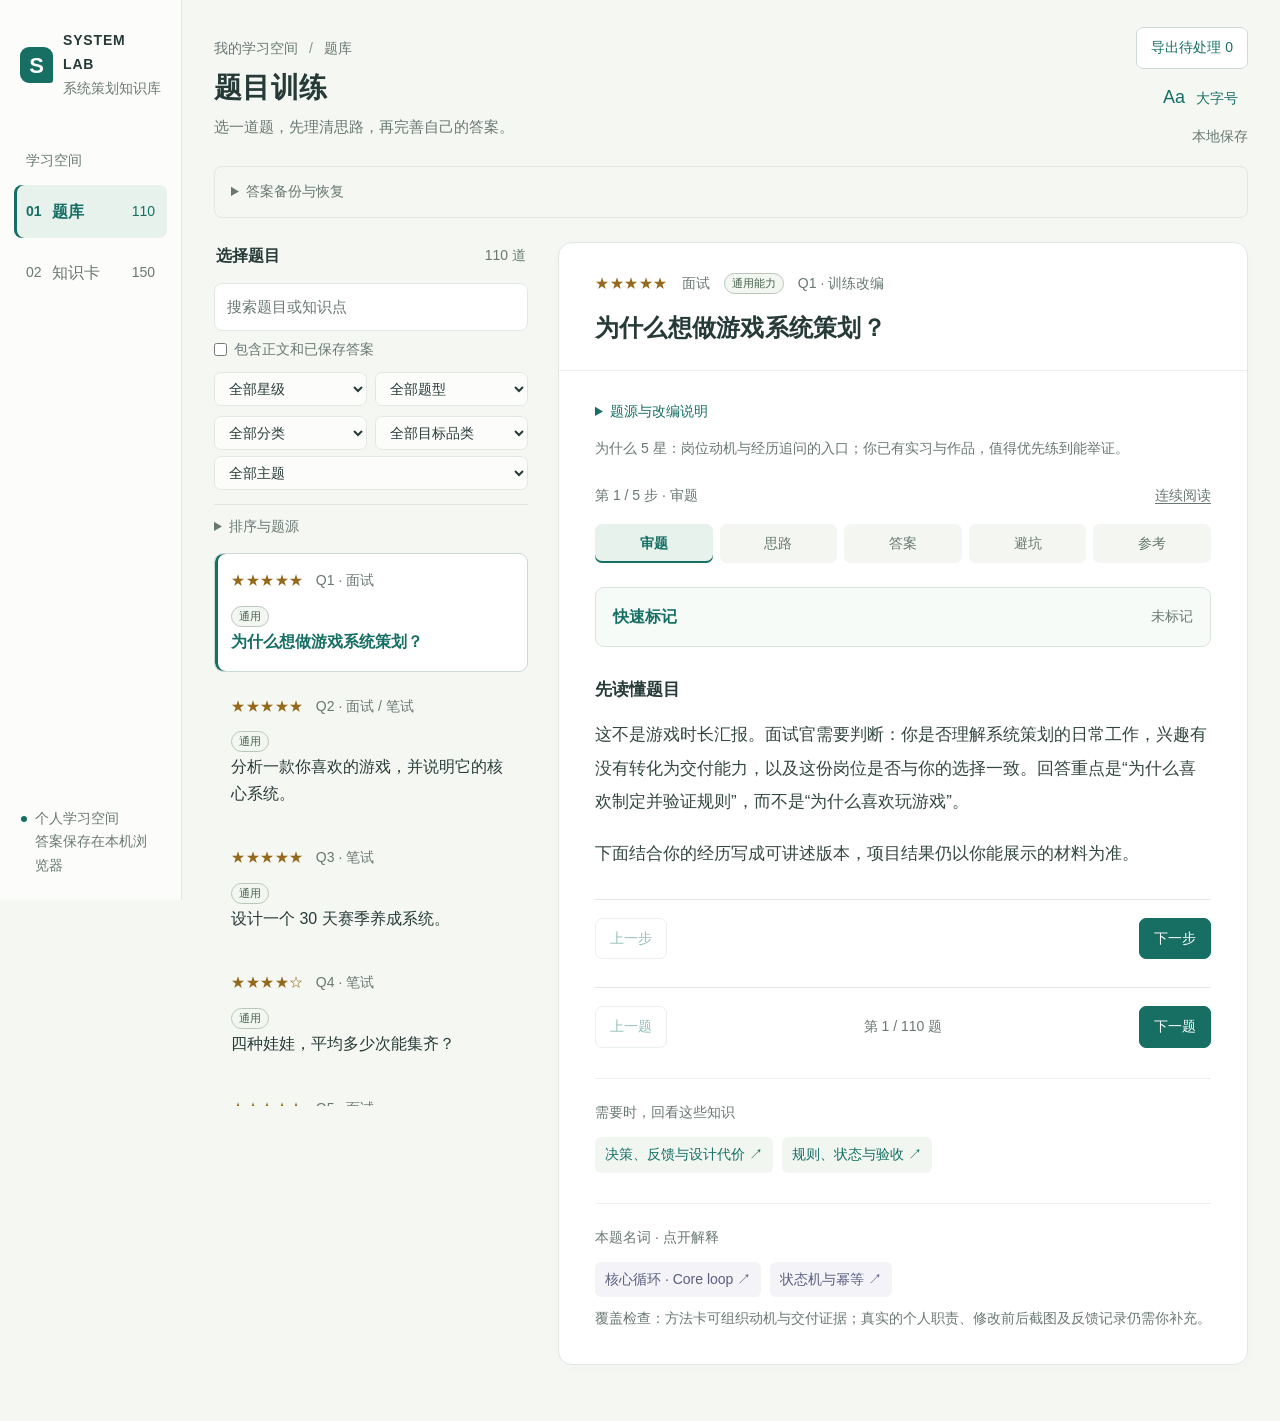
<file: knowledge-base.html>
<!doctype html>
<html lang="zh-CN">
<head>
  <meta charset="utf-8">
  <meta name="viewport" content="width=device-width, initial-scale=1">
  <meta name="description" content="面向游戏系统策划笔面试的个人知识库">
  <title>System Lab · 系统策划知识库</title>
  <link rel="stylesheet" href="knowledge-base.css">
  <script src="knowledge-base-data.js" defer></script>
  <script src="knowledge-base-content.js" defer></script>
  <script src="knowledge-base-batch-01.js" defer></script>
  <script src="knowledge-base-batch-02.js" defer></script>
  <script src="knowledge-base-batch-03.js" defer></script>
  <script src="knowledge-base-batch-04.js" defer></script>
  <script src="knowledge-base-batch-05.js" defer></script>
  <script src="knowledge-base-batch-06.js" defer></script>
  <script src="knowledge-base-batch-07.js" defer></script>
  <script src="knowledge-base-batch-08.js" defer></script>
  <script src="knowledge-base-batch-09.js" defer></script>
  <script src="knowledge-base-quality.js" defer></script>
  <script src="knowledge-base-batch-10.js" defer></script>
  <script src="knowledge-base-taxonomy.js" defer></script>
  <script src="knowledge-base-backup.js" defer></script>
  <script src="knowledge-base.js" defer></script>
</head>
<body>
  <div class="app">
    <aside class="sidebar">
      <div class="brand"><span class="brand-mark" aria-hidden="true">S</span><div><strong>SYSTEM LAB</strong><span>系统策划知识库</span></div></div>
      <div class="nav-caption">学习空间</div>
      <nav class="side-tabs" role="tablist" aria-label="学习页签" aria-orientation="vertical">
        <button id="questionsNav" class="side-tab active" data-tab="questions" role="tab" aria-selected="true" aria-controls="questionsTab" tabindex="0"><span class="nav-icon" aria-hidden="true">01</span><span>题库</span><span class="nav-count" id="questionCount">—</span></button>
        <button id="knowledgeNav" class="side-tab" data-tab="knowledge" role="tab" aria-selected="false" aria-controls="knowledgeTab" tabindex="-1"><span class="nav-icon" aria-hidden="true">02</span><span>知识卡</span><span class="nav-count" id="knowledgeCount">—</span></button>
      </nav>
      <div class="sidebar-foot"><span class="local-dot" aria-hidden="true"></span><span>个人学习空间<br><small>答案保存在本机浏览器</small></span></div>
    </aside>

    <main class="main">
      <header class="page-header">
        <div><p class="breadcrumb">我的学习空间 <span>/</span> <span id="currentSection">题库</span></p><h1 id="pageTitle">题目训练</h1><p id="pageDescription" class="page-description">选一道题，先理清思路，再完善自己的答案。</p></div>
        <div class="header-actions"><button class="secondary review-export-button" id="exportReview">导出待处理 <span id="reviewCount">0</span></button><button class="text-size" id="textSizeBtn" aria-label="切换大字号阅读" aria-pressed="false">Aa <span>大字号</span></button><span id="saveStatus" class="save-status" role="status" aria-live="polite">本地保存</span></div>
      </header>

      <details class="backup-panel quiet-details" id="backupPanel"><summary>答案备份与恢复</summary><div class="details-body">
        <p>换浏览器或清理数据前导出一份。包含已保存答案、当前草稿、知识缺口与复核记录；文件不会上传。网页源码不包含你在浏览器里改的答案。</p>
        <div class="edit-actions"><button class="secondary" id="exportBackup">导出个人备份</button><button class="text-button" id="exportRecovery">下载上次导入前快照</button></div>
        <label for="importFile">选择备份文件（JSON，最多 2 MB）</label><input id="importFile" type="file" accept=".json,application/json">
        <label for="backupText">或粘贴备份文本</label><textarea id="backupText" rows="4" spellcheck="false" placeholder="导出时也会在这里显示可复制的备份"></textarea>
        <label for="importPolicy">遇到不同的已保存答案</label><select id="importPolicy"><option value="keep">保留本机版本（推荐）</option><option value="replace">采用备份版本（先查看预览）</option></select>
        <button class="secondary" id="previewImport">检查并预览</button><p class="helper" id="importPreview" role="status" aria-live="polite">预览不会修改答案；当前未保存的草稿始终优先保留。</p><button class="primary" id="confirmImport" hidden>确认合并这份备份</button>
      </div></details>

      <section id="questionsTab" class="view" role="tabpanel" aria-labelledby="questionsNav">
        <button id="mobileQuestionToggle" class="mobile-catalog-toggle" type="button" aria-expanded="false" aria-controls="questionLayout">
          <span class="mobile-toggle-kicker">当前题目</span><strong id="mobileQuestionLabel">Q1 · 题目训练</strong><span class="mobile-toggle-action" id="mobileQuestionAction">切换题目⌄</span>
        </button>
        <div class="question-layout" id="questionLayout">
          <aside class="catalog">
            <div class="catalog-heading"><h2>选择题目</h2><span id="questionResultCount" class="muted">加载中</span></div>
            <label class="sr-only" for="questionSearch">搜索题目或知识点</label><input class="search" id="questionSearch" type="search" placeholder="搜索题目或知识点">
            <label class="search-scope"><input id="questionFullSearch" type="checkbox" aria-describedby="questionSearchHelp">包含正文和已保存答案</label><p class="helper search-help" id="questionSearchHelp" hidden>含审题、思路、原参考答案、已保存改稿、避坑与参考说明；不搜索未保存草稿。</p>
            <div class="filter-row"><label class="sr-only" for="importanceFilter">重要程度</label><select id="importanceFilter"><option value="all">全部星级</option><option value="5">★★★★★</option><option value="4">★★★★☆</option><option value="3">★★★☆☆</option><option value="2">★★☆☆☆</option><option value="1">★☆☆☆☆</option></select><label class="sr-only" for="typeFilter">题目类型</label><select id="typeFilter"><option value="all">全部题型</option><option value="面试">面试</option><option value="笔试">笔试</option></select></div>
            <div class="filter-row taxonomy-filters"><label class="sr-only" for="scopeFilter">问题分类</label><select id="scopeFilter"><option value="all">全部分类</option><option value="通用">通用能力</option><option value="目标品类">目标游戏品类</option></select><label class="sr-only" for="genreFilter">目标游戏品类</label><select id="genreFilter"><option value="all">全部目标品类</option></select></div>
            <label class="sr-only" for="topicFilter">主题</label><select id="topicFilter" class="topic-filter"><option value="all">全部主题</option></select>
            <details class="quiet-details catalog-tools"><summary>排序与题源</summary><div class="details-body">
              <label for="questionSort">目录顺序</label><select id="questionSort"><option value="number">题号顺序</option><option value="priority">星级优先</option><option value="newest">新题优先</option></select>
              <label for="sourceFilter">题源平台</label><select id="sourceFilter"><option value="all">全部题源</option></select>
              <p class="helper">只筛题目出处，不含拆解参考。新题按收录题号排序，不指原帖日期；排序不改变当前阅读或改稿，星级不是出题概率。</p>
            </div></details>
            <button class="text-button" id="resetQuestionFilters" hidden>清除题目筛选</button><p class="helper" id="catalogHint" role="status" aria-live="polite" hidden></p>
            <div class="question-list" id="questionList"></div>
            <details class="quiet-details star-guide"><summary>星级怎么理解？</summary><ul><li>5 星：优先掌握，适用面广</li><li>4 星：高价值，建议熟练</li><li>3 星：常规补充</li><li>2 星：特定项目或岗位相关</li><li>1 星：拓展了解</li></ul><p>星级是准备优先级，不是难度或真实出题概率。</p></details>
            <details class="quiet-details new-question"><summary>遇到一道新题？</summary><div class="details-body"><label for="newQuestionInput">先找可以复用的知识</label><textarea id="newQuestionInput" rows="3" placeholder="输入题目，例如：如何设计新手引导？"></textarea><button class="secondary" id="analyzeBtn">匹配知识卡</button><p class="helper">仅做关键词初筛，不代表知识已足够回答。</p><div id="analysisResult" aria-live="polite"></div></div></details>
            <details class="quiet-details"><summary>待扩充 <span id="gapCount">0</span></summary><div class="details-body">
              <p class="helper">补齐知识后先完整试答，再关联一道覆盖题并确认复核；关键词命中不等于已解决。原问题不会删除。</p>
              <ul id="gapList" class="gap-list"></ul>
              <details class="quiet-details"><summary>已复核归档 <span id="gapClosedCount">0</span></summary><ul id="gapClosedList" class="gap-list"></ul></details>
              <section id="gapReviewPanel" class="gap-review" hidden aria-labelledby="gapReviewTitle">
                <h3 id="gapReviewTitle">复核知识覆盖</h3><p id="gapReviewQuestion"></p>
                <label for="gapReviewTarget">选择支撑试答的题目</label><select id="gapReviewTarget"><option value="">请选择</option></select>
                <button id="gapReviewRead" class="text-button">查看所选题与关联知识</button>
                <label class="review-confirm"><input type="checkbox" id="gapReviewConfirm">我已完整试答，所选题及关联知识足以覆盖原问题</label>
                <div class="edit-actions"><button id="gapReviewSave" class="secondary">确认归档</button><button id="gapReviewCancel" class="text-button">取消</button></div>
              </section>
              <p class="helper" id="gapReviewStatus" role="status" aria-live="polite"></p>
            </div></details>
          </aside>

          <article class="reading-surface answer-surface" aria-label="题目和答案">
            <header class="answer-heading"><div class="article-meta" id="questionMeta"></div><h2 id="questionTitle"></h2></header>
            <div class="answer-body">
              <details class="source-details"><summary>题源与改编说明</summary><div id="questionSources" class="source-strip"></div></details>
              <p id="priorityReason" class="helper"></p>
              <div class="reading-toolbar"><p id="readingStatus" class="helper" role="status" aria-live="polite">连续阅读 · 从上往下看完本题</p><button class="text-button" id="fullReading" aria-pressed="true">分步阅读</button></div>
              <nav id="readingSteps" class="reading-steps" aria-label="本题阅读步骤"></nav>
              <details class="review-panel" aria-labelledby="reviewPanelTitle"><summary><span class="review-summary-title" id="reviewPanelTitle">快速标记</span><span class="helper" id="reviewStatus" role="status" aria-live="polite">未标记</span></summary><div class="review-panel-body"><p class="review-intro">在手机上勾选，导出清单后发给我处理。</p><div class="review-options"><label><input type="checkbox" id="reviewChange">答案需要修改</label><label><input type="checkbox" id="reviewDelete">建议删除题目</label></div><label class="review-note" for="reviewNote">给我的备注（可选）</label><textarea id="reviewNote" rows="2" placeholder="例如：答案太泛，请补一个具体的游戏拆解"></textarea></div></details>
              <section class="guide-section" id="analysisSection"><h3>先读懂题目</h3><div id="questionAnalysis" class="answer-prose"></div></section>
              <section id="reasoningSection"><div class="section-label">回答思路</div><ol class="answer-outline" id="answerOutline"></ol><details class="study-details" id="reasoningDetails" open><summary>怎样一步步解题</summary><div id="solutionSteps"></div><div id="questionDiagram"></div></details></section>
              <section class="answer-section" id="answerSection" aria-labelledby="answerLabel">
                <div class="section-toolbar"><h3 id="answerLabel">参考答案（可编辑）</h3><button class="secondary" id="editAnswer">编辑答案</button></div>
                <p class="helper answer-note" id="answerNote"></p>
                <div class="answer-prose" id="answerPreview"></div>
                <div class="answer-edit" id="answerEdit" hidden>
                  <label class="sr-only" for="answerEditor">编辑标准答案</label><textarea id="answerEditor" spellcheck="false"></textarea>
                  <div class="edit-actions"><button class="primary" id="saveAnswer">保存答案</button><button class="secondary" id="cancelAnswer">取消修改</button><button class="text-button" id="resetAnswer">填入新版参考答案</button></div>
                  <p class="helper" id="draftStatus">切换页签不会丢失草稿；关闭前请保存。</p>
                </div>
              </section>
              <details class="study-details" id="latestAnswerBox" hidden><summary>查看新版参考答案（不覆盖我的编辑）</summary><div id="latestAnswer" class="answer-prose"></div></details>
              <details class="study-details" id="pitfallsSection"><summary>不能怎么答，为什么</summary><div id="answerPitfalls"></div></details>
              <details class="study-details" id="referencesSection"><summary>看别人怎么拆游戏</summary><div id="answerReferences"></div></details>
              <div class="reading-pagination" id="readingPagination"><button class="secondary" id="previousStep">上一步</button><button class="primary" id="nextStep">下一步</button></div>
              <nav class="question-pagination" id="questionPagination" aria-label="切换题目"><button class="secondary" id="previousQuestion">上一题</button><span id="questionPaginationStatus" class="helper" role="status" aria-live="polite"></span><button class="primary" id="nextQuestion">下一题</button></nav>
              <div class="answer-links"><h3>需要时，回看这些知识</h3><div class="link-row" id="answerKnowledge"></div></div>
              <div class="answer-links"><h3>本题名词 · 点开解释</h3><div class="link-row" id="answerTerms"></div></div>
              <p class="helper" id="coverageNote"></p>
            </div>
          </article>
        </div>
      </section>

      <section id="knowledgeTab" class="view" role="tabpanel" aria-labelledby="knowledgeNav" hidden>
        <button id="mobileKnowledgeToggle" class="mobile-catalog-toggle" type="button" aria-expanded="false" aria-controls="knowledgeLayout">
          <span class="mobile-toggle-kicker">当前知识卡</span><strong id="mobileKnowledgeLabel">方法卡 · 知识阅读</strong><span class="mobile-toggle-action" id="mobileKnowledgeAction">浏览目录⌄</span>
        </button>
        <div class="knowledge-layout" id="knowledgeLayout">
          <aside class="catalog knowledge-catalog">
            <div class="catalog-heading"><h2>选择知识卡</h2><span class="muted" id="knowledgeResultCount">加载中</span></div>
            <label class="sr-only" for="knowledgeSearch">搜索知识卡</label><input class="search" id="knowledgeSearch" type="search" placeholder="查概念、方法或卡片ID">
            <label class="search-scope"><input id="knowledgeFullSearch" type="checkbox" aria-describedby="knowledgeSearchHelp">包含卡片正文</label><p class="helper search-help" id="knowledgeSearchHelp" hidden>含流程、要点、适用边界及参考说明；搜索命中不代表已经覆盖问题。</p>
            <label class="sr-only" for="knowledgeKind">知识卡类型</label><select id="knowledgeKind" class="kind-filter"><option value="all">全部知识</option><option value="method">方法卡</option><option value="term">名词卡</option></select>
            <label class="sr-only" for="knowledgeFamily">按所属方法查知识卡</label><select id="knowledgeFamily" class="kind-filter"><option value="all">全部方法主题</option></select>
            <button class="text-button" id="resetKnowledgeFilters" hidden>清除知识筛选</button><p class="helper" id="knowledgeCatalogHint" role="status" aria-live="polite" hidden></p>
            <div class="knowledge-list" id="knowledgeList"></div>
            <p class="catalog-note">先看结构，再看解释。<br>每张卡可以服务于多道题。</p>
          </aside>
          <article class="reading-surface knowledge-reader" id="knowledgeReader" aria-label="知识卡阅读区"></article>
        </div>
      </section>
      <noscript><p class="empty-state">请启用 JavaScript，以使用页签和本地答案编辑。</p></noscript>
    </main>
  </div>
</body>
</html>
</file>
<file: knowledge-base.css>
/* 阅读优先：左侧导航固定位置，题库和知识卡各有独立布局。 */
:root {
  --ink: #263b38;
  --muted: #687873;
  --line: #e1e8e3;
  --canvas: #f5f7f3;
  --paper: #ffffff;
  --accent: #176f64;
  --tint: #e8f2ed;
  --amber: #95691c;
  --read-size: 17px;
  --body: "PingFang SC", "Microsoft YaHei", "Noto Sans SC", sans-serif;
}
* { box-sizing: border-box; }
[hidden] { display: none !important; }
body { margin: 0; color: var(--ink); background: var(--canvas); font: 15px/1.7 var(--body); }
button, input, textarea, select { font: inherit; color: inherit; }
button { cursor: pointer; }
button, input, textarea, select { -webkit-tap-highlight-color: transparent; }
button { border: 0; }
button:focus-visible, input:focus-visible, textarea:focus-visible, select:focus-visible, summary:focus-visible { outline: 2px solid var(--accent); outline-offset: 3px; }
a { color: var(--accent); }
h1, h2, h3, p { margin: 0; }
.app { display: grid; grid-template-columns: 182px minmax(0, 1fr); min-height: 100vh; }
.sidebar { position: sticky; top: 0; height: 100vh; height: 100dvh; display: flex; flex-direction: column; padding: 29px 14px 22px; background: #fcfdfb; border-right: 1px solid var(--line); }
.brand { display: flex; align-items: center; gap: 10px; padding: 0 6px; }
.brand-mark { display: grid; place-items: center; width: 33px; height: 36px; flex: none; color: white; background: var(--accent); border-radius: 9px 9px 3px 9px; font-size: 22px; font-weight: 800; }
.brand strong { display: block; font-size: 14px; letter-spacing: .06em; }
.brand div > span { display: block; font-size: 14px; color: var(--muted); white-space: nowrap; }
.nav-caption { color: var(--muted); font-size: 14px; margin: 49px 12px 12px; }
.side-tabs { display: flex; flex-direction: column; gap: 8px; }
.side-tab { display: flex; align-items: center; gap: 10px; padding: 13px 12px; border-radius: 8px; background: transparent; color: var(--muted); text-align: left; font-size: 16px; }
.side-tab:hover { background: #f0f3ee; }
.side-tab.active { background: var(--tint); color: var(--accent); font-weight: 700; box-shadow: inset 3px 0 var(--accent); }
.nav-icon { font-size: 14px; font-variant-numeric: tabular-nums; }
.nav-count { margin-left: auto; font-size: 14px; font-weight: 400; }
.sidebar-foot { margin-top: auto; display: flex; align-items: start; gap: 8px; padding: 0 7px; color: var(--muted); font-size: 14px; }
.sidebar-foot small { font-size: 14px; }
.local-dot { flex: none; width: 6px; height: 6px; margin-top: 9px; background: var(--accent); border-radius: 50%; }
.main { min-width: 0; width: 100%; max-width: 1600px; margin: 0 auto; padding: 27px 32px 56px; }
.page-header { display: flex; justify-content: space-between; align-items: center; gap: 20px; margin-bottom: 27px; }
.breadcrumb { font-size: 14px; color: var(--muted); margin-bottom: 9px; }
.breadcrumb > span:first-child { margin: 0 7px; color: #85948e; }
h1 { font-size: 28px; line-height: 1.35; font-weight: 750; letter-spacing: .015em; }
.page-description { color: var(--muted); margin-top: 7px; }
.header-actions { display: flex; flex-direction: column; align-items: end; gap: 8px; flex: none; }
.review-export-button { white-space: nowrap; }
.text-size { padding: 5px 10px; background: transparent; color: var(--accent); font-size: 18px; border-radius: 6px; }
.text-size span { margin-left: 6px; font-size: 14px; }
.text-size[aria-pressed="true"] { background: var(--tint); }
.save-status { font-size: 14px; color: var(--muted); }
.save-status.error { color: #aa453e; }
.question-layout { display: grid; grid-template-columns: 320px minmax(0, 1fr); gap: 24px; align-items: start; }
.knowledge-layout { display: grid; grid-template-columns: 238px minmax(0, 1fr); gap: 30px; align-items: start; }
.catalog { min-width: 0; }
.catalog-heading { display: flex; align-items: center; justify-content: space-between; gap: 10px; margin: 0 2px 14px; }
.catalog-heading h2 { font-size: 16px; font-weight: 600; }
.muted { font-size: 14px; color: var(--muted); }
.search { width: 100%; min-width: 0; background: var(--paper); border: 1px solid var(--line); border-radius: 8px; padding: 10px 12px; }
.search::placeholder, textarea::placeholder { color: var(--muted); }
.filter-row { display: grid; grid-template-columns: 1fr 1fr; gap: 8px; margin: 10px 0 18px; }
.taxonomy-filters { margin: -8px 0 10px; }
.item-category, .category-badge { display: inline-flex; align-items: center; width: max-content; border: 1px solid #b9c7b9; border-radius: 999px; background: #f3f7f1; color: #47624c; font-size: 11px; line-height: 1; padding: 4px 7px; }
.item-category { margin: 6px 0 2px; }
select { width: 100%; min-width: 0; border: 1px solid var(--line); border-radius: 7px; padding: 7px 10px; background: #fcfdfb; font-size: 14px; }
.question-list, .knowledge-list { display: grid; gap: 7px; }
.question-item { display: block; width: 100%; padding: 15px 16px; text-align: left; border: 1px solid transparent; border-radius: 9px; background: transparent; }
.question-item:hover { background: #edf2eb; }
.question-item.selected { background: white; border-color: #c9dad2; box-shadow: inset 3px 0 var(--accent); }
.item-meta { display: flex; align-items: center; flex-wrap: wrap; gap: 4px 12px; color: var(--muted); font-size: 14px; margin-bottom: 7px; }
.stars { color: var(--amber); font-size: 14px; letter-spacing: .04em; white-space: nowrap; }
.item-title { display: block; font-size: 16px; line-height: 1.65; font-weight: 500; }
.question-item.selected .item-title { color: var(--accent); font-weight: 650; }
.quiet-details { font-size: 14px; border-top: 1px solid var(--line); margin-top: 17px; padding-top: 13px; }
.quiet-details summary { color: var(--muted); cursor: pointer; padding: 3px 0; }
.quiet-details[open] > summary { color: var(--accent); margin-bottom: 10px; }
.quiet-details ul { padding-left: 21px; margin: 12px 0; }
.quiet-details p { color: var(--muted); }
.catalog-tools { margin: 0 0 12px; padding-top: 7px; }
.details-body label { display: block; margin: 8px 0; }
.details-body textarea { width: 100%; border: 1px solid var(--line); border-radius: 7px; padding: 10px; background: white; resize: vertical; }
.details-body > button { margin-top: 9px; }
.helper { font-size: 14px; color: var(--muted); margin-top: 10px; line-height: 1.7; }
.analysis { padding: 12px; background: var(--tint); border-radius: 8px; margin-top: 13px; }
.analysis strong { display: block; font-size: 14px; margin-bottom: 5px; }
.analysis .link-row { gap: 5px; margin: 10px 0; }
.gap-list li { overflow-wrap: anywhere; margin-bottom: 10px; }
.reading-surface { min-width: 0; border: 1px solid var(--line); border-radius: 14px; background: var(--paper); box-shadow: 0 3px 14px #1e3a2c04; }
.answer-heading { padding: 29px 36px 23px; border-bottom: 1px solid #edf1ed; }
.article-meta { display: flex; gap: 14px; align-items: center; flex-wrap: wrap; font-size: 14px; color: var(--muted); margin-bottom: 13px; }
.answer-heading h2 { font-size: 24px; line-height: 1.6; letter-spacing: .01em; font-weight: 650; text-wrap: pretty; }
.answer-body { padding: 26px 36px 33px; }
.section-label { font-size: 14px; font-weight: 600; color: var(--muted); margin-bottom: 12px; }
.answer-outline { display: flex; gap: 10px 18px; flex-wrap: wrap; list-style: none; padding: 0; margin: 0 0 29px; counter-reset: answer; }
.answer-outline li { display: inline-flex; align-items: center; gap: 8px; color: var(--accent); font-size: 14px; }
.answer-outline li::before { counter-increment: answer; content: counter(answer); display: grid; place-items: center; width: 23px; height: 23px; border-radius: 50%; background: var(--tint); font-size: 14px; }
.section-toolbar { display: flex; align-items: center; justify-content: space-between; gap: 15px; margin-bottom: 19px; }
.section-toolbar h3 { font-size: 17px; font-weight: 650; }
.primary, .secondary { padding: 8px 14px; border-radius: 7px; font-size: 14px; }
.primary { background: var(--accent); color: white; border: 1px solid var(--accent); }
.secondary { background: white; border: 1px solid #cedbd3; color: var(--accent); }
.primary:hover { background: #0e5b51; }
.secondary:hover { background: var(--tint); }
.text-button { color: var(--muted); background: transparent; text-decoration: underline; text-underline-offset: 3px; font-size: 14px; padding: 8px 0; }
.answer-prose { max-width: 42em; color: #334741; font-size: var(--read-size); line-height: 1.95; overflow-wrap: anywhere; }
.answer-prose p + p { margin-top: 1.1em; }
.answer-edit textarea { display: block; width: 100%; min-height: 400px; resize: vertical; padding: 18px 20px; border: 1px solid #bed3c7; border-radius: 8px; background: #fcfefb; font-size: var(--read-size); line-height: 1.95; }
.edit-actions { display: flex; gap: 9px; flex-wrap: wrap; margin-top: 14px; }
.edit-actions .text-button { margin-left: auto; }
.answer-links { margin-top: 30px; padding-top: 22px; border-top: 1px solid #edf1ed; }
.answer-links h3 { color: var(--muted); font-size: 14px; font-weight: 400; margin-bottom: 12px; }
.link-row { display: flex; flex-wrap: wrap; gap: 9px; }
.knowledge-link { font-size: 14px; color: var(--accent); background: #f1f6f1; padding: 6px 10px; border-radius: 6px; text-align: left; }
.knowledge-link:hover { background: #e1ede4; }
.knowledge-list { margin-top: 15px; }
.knowledge-item { display: grid; grid-template-columns: 22px minmax(0,1fr); gap: 10px; align-items: start; padding: 14px 12px; border-radius: 8px; background: transparent; text-align: left; }
.knowledge-item:hover { background: #edf2eb; }
.knowledge-item.selected { background: var(--tint); color: var(--accent); }
.knowledge-number { font-size: 14px; color: var(--muted); padding-top: 2px; }
.knowledge-item strong { font-size: 16px; font-weight: 500; }
.knowledge-item.selected strong { font-weight: 650; }
.knowledge-item small { display: block; margin-top: 4px; font-size: 14px; color: var(--muted); }
.catalog-note { margin: 25px 12px; color: var(--muted); font-size: 14px; line-height: 1.85; }
.knowledge-reader { padding: 34px clamp(24px, 3.5vw, 54px) 36px; }
.knowledge-reader > * { max-width: 780px; margin-left: auto; margin-right: auto; }
.knowledge-reader h2 { font-size: 28px; line-height: 1.5; font-weight: 650; margin-bottom: 14px; }
.knowledge-gist { font-size: var(--read-size); line-height: 1.95; color: #43564d; }
.knowledge-reader section { margin-top: 32px; }
.knowledge-reader h3 { font-size: 17px; font-weight: 650; margin-bottom: 17px; }
.concept-list.flow-steps { display: block; margin: 0; padding: 0; }
.concept-list > div { display: grid; grid-template-columns: minmax(100px, 140px) minmax(0, 1fr); gap: 18px; padding: 14px 0; border-bottom: 1px solid #edf1ed; }
.concept-list dt { color: var(--ink); font-size: var(--read-size); font-weight: 600; }
.concept-list dd { margin: 0; color: #52655c; font-size: var(--read-size); line-height: 1.9; }
.knowledge-detail p, .knowledge-examples p { color: #52655c; font-size: var(--read-size); line-height: 1.95; }
.knowledge-examples article { padding: 15px 0; border-bottom: 1px solid #edf1ed; }
.knowledge-examples h4 { margin: 0 0 6px; font-size: var(--read-size); font-weight: 600; }
.checkpoints { list-style: none; padding: 0; margin: 0; }
.checkpoints li { display: grid; grid-template-columns: 28px minmax(0,1fr); gap: 13px; padding: 15px 0; border-bottom: 1px solid #edf1ed; }
.checkpoint-number { color: var(--accent); font-size: 14px; padding-top: 3px; }
.checkpoints h4 { margin: 0 0 5px; font-size: var(--read-size); font-weight: 600; }
.checkpoints p { color: #52655c; font-size: var(--read-size); line-height: 1.95; }
.boundary { border-left: 3px solid #a5b895; padding: 13px 18px; background: #f8faf4; border-radius: 0 6px 6px 0; }
.boundary strong { display: block; color: #516742; font-size: 14px; margin-bottom: 4px; }
.boundary p { font-size: var(--read-size); line-height: 1.9; color: #52604d; }
.knowledge-reader .quiet-details { margin-top: 24px; padding-top: 15px; }
.knowledge-reader .quiet-details .answer-prose { margin-top: 14px; }
.related-question { display: flex; gap: 16px; width: 100%; padding: 10px 0; align-items: start; text-align: left; background: transparent; color: var(--accent); font-size: 15px; border-bottom: 1px solid #eef3ec; }
.related-question > span:last-child { margin-left: auto; }
.related-question:hover { text-decoration: underline; text-underline-offset: 4px; }
.empty-state { padding: 24px 12px; color: var(--muted); font-size: 15px; }
.sr-only { position: absolute; width: 1px; height: 1px; padding: 0; margin: -1px; overflow: hidden; clip: rect(0,0,0,0); white-space: nowrap; border: 0; }
.source-strip { padding: 15px 18px; border: 1px solid var(--line); border-radius: 8px; background: #fafcf9; font-size: 14px; }
.source-strip > div + div { border-top: 1px solid var(--line); padding-top: 12px; margin-top: 12px; }
.source-strip a, .reference-item a { text-decoration-thickness: 1px; text-underline-offset: 4px; overflow-wrap: anywhere; }
.source-tag { display: inline-block; padding: 1px 7px; margin-right: 8px; border-radius: 4px; color: var(--accent); background: var(--tint); }
.source-meta { color: var(--muted); font-size: 14px; margin-top: 7px; }
.source-explanation { margin-top: 7px; color: #52655c; }
.guide-section { margin: 29px 0; }
.guide-section h3 { font-size: 17px; margin-bottom: 14px; }
.study-details { margin: 24px 0; padding: 17px 0; border-top: 1px solid var(--line); border-bottom: 1px solid var(--line); }
.study-details > summary { cursor: pointer; color: var(--accent); font-size: 17px; font-weight: 600; }
.study-details[open] > summary { margin-bottom: 18px; }
.answer-section { margin-top: 30px; }
.answer-note { margin: -9px 0 20px; }
.reasoning-steps { list-style: none; padding: 0; margin: 0; counter-reset: reasoning; }
.reasoning-steps li { position: relative; margin: 0 0 20px; padding-left: 39px; }
.reasoning-steps li::before { counter-increment: reasoning; content: counter(reasoning, decimal-leading-zero); position: absolute; left: 0; top: 2px; color: var(--accent); font-size: 14px; }
.reasoning-steps h4, .pitfall h4, .reference-item h4 { font-size: var(--read-size); margin: 0 0 7px; font-weight: 600; }
.reasoning-steps p, .pitfall p, .reference-item > p:not(.source-meta) { font-size: var(--read-size); line-height: 1.9; color: #52655c; }
.pitfall { border-left: 3px solid #c8a897; padding: 14px 17px; background: #fcf9f4; margin-top: 15px; border-radius: 0 7px 7px 0; }
.pitfall h4 { font-size: 14px; color: #8a5a41; }
.pitfall .bad-answer { margin-bottom: 10px; color: #745b50; }
.reference-item { padding: 16px 0; }
.reference-item + .reference-item { border-top: 1px solid var(--line); }
.reference-item p + p { margin-top: 10px; }
.reference-boundary { border-left: 2px solid #cad4c3; padding-left: 12px; }
.term-link { background: #f3f3f8; color: #5a5e80; }
.table-scroll { overflow-x: auto; margin-top: 20px; }
.table-scroll table { width: 100%; border-collapse: collapse; font-size: 15px; text-align: left; }
.table-scroll th { color: var(--accent); background: var(--tint); font-weight: 600; }
.table-scroll th, .table-scroll td { padding: 11px 13px; border-bottom: 1px solid var(--line); min-width: 90px; }
.kind-filter { margin-top: 10px; }
.search-scope { display: flex; align-items: center; gap: 7px; font-size: 14px; line-height: 1.5; color: var(--muted); margin: 8px 0 12px; cursor: pointer; }
.search-scope input { flex: 0 0 auto; width: auto; margin: 0; }
.search-help { margin: -5px 0 12px; }
.knowledge-family-links { margin-top: 14px; }
.gap-list { padding-left: 18px; }
.gap-list li { padding: 8px 0; overflow-wrap: anywhere; }
.gap-list li p { margin: 4px 0 8px; }
.gap-review { border-top: 1px solid #e2e6e2; margin-top: 16px; padding-top: 12px; }
.gap-review h3 { font-size: 16px; }
.gap-review select { width: 100%; min-width: 0; margin: 8px 0; }
.review-confirm { display: flex; align-items: flex-start; gap: 8px; font-size: 14px; line-height: 1.65; margin: 10px 0; }
.review-confirm input { flex: 0 0 auto; width: auto; margin-top: 5px; }
.review-panel { margin: 0 auto 24px; max-width: 780px; padding: 15px 17px; border: 1px solid #d9e5dc; border-radius: 9px; background: #f7fbf8; }
.review-panel > summary { display: flex; align-items: center; justify-content: space-between; gap: 12px; cursor: pointer; list-style-position: outside; color: var(--accent); }
.review-panel > summary::marker { color: var(--accent); }
.review-summary-title { font-size: 16px; font-weight: 650; }
.review-panel > summary .helper { margin: 0; text-align: right; }
.review-panel-body { margin-top: 14px; }
.review-intro { color: var(--muted); font-size: 14px; }
.review-panel-heading { display: flex; justify-content: space-between; align-items: flex-start; gap: 16px; }
.review-panel-heading h3 { font-size: 16px; font-weight: 650; }
.review-panel-heading p { margin-top: 2px; color: var(--muted); font-size: 14px; }
.review-options { display: flex; flex-wrap: wrap; gap: 9px 20px; margin: 13px 0 10px; }
.review-options label { display: flex; align-items: center; gap: 7px; font-size: 15px; cursor: pointer; }
.review-options input { width: auto; margin: 0; accent-color: var(--accent); }
.review-note { display: block; margin-bottom: 5px; color: var(--muted); font-size: 14px; }
.review-panel textarea { width: 100%; min-height: 58px; padding: 8px 10px; border: 1px solid var(--line); border-radius: 6px; background: white; resize: vertical; }
.topic-filter { margin: -7px 0 14px; }
.backup-panel { margin: -10px 0 24px; padding: 10px 16px; border: 1px solid var(--line); border-radius: 8px; }
.backup-panel .details-body { max-width: 780px; }
.backup-panel textarea { font: 13px/1.6 monospace; }
.backup-panel input[type="file"] { max-width: 100%; }
.backup-panel button[disabled] { opacity: .6; cursor: default; }
.source-details { font-size: 14px; color: var(--muted); }
.source-details summary { cursor: pointer; color: var(--accent); padding: 3px 0; }
.source-details[open] summary { margin-bottom: 12px; }
.reading-toolbar { display: flex; align-items: center; justify-content: space-between; gap: 10px; margin-top: 15px; }
.reading-toolbar .helper { margin: 0; }
.reading-steps { display: flex; flex-wrap: wrap; gap: 7px; margin: 8px 0 24px; }
.reading-step { flex: 1; min-width: 62px; padding: 8px 9px; border-radius: 7px; background: #f3f6f1; color: var(--muted); font-size: 14px; white-space: nowrap; }
.reading-step[aria-current="step"] { color: var(--accent); background: var(--tint); box-shadow: inset 0 -2px var(--accent); font-weight: 600; }
.reading-pagination { display: flex; justify-content: space-between; gap: 12px; margin-top: 26px; padding-top: 18px; border-top: 1px solid var(--line); }
.question-pagination { display: flex; align-items: center; justify-content: space-between; gap: 12px; margin-top: 28px; padding-top: 18px; border-top: 1px solid var(--line); }
.question-pagination .helper { margin: 0; text-align: center; }
.reading-pagination button[disabled] { opacity: .45; cursor: default; }
.question-pagination button[disabled] { opacity: .45; cursor: default; }
.answer-body > * { max-width: 780px; margin-left: auto; margin-right: auto; }
.mobile-catalog-toggle { display: none; }
@media (min-width: 941px) { .catalog { position: sticky; top: 18px; max-height: calc(100vh - 36px); max-height: calc(100dvh - 36px); overflow-y: auto; scrollbar-width: thin; padding-right: 6px; } }
@media (min-width: 1450px) { .main { padding-left: 42px; padding-right: 42px; } .question-layout { grid-template-columns: 348px minmax(0,1fr); gap: 32px; } }
@media (max-width: 1150px) { .app { grid-template-columns: 155px minmax(0,1fr); } .sidebar { padding-left: 10px; padding-right: 10px; } .brand { flex-wrap: wrap; } .brand div > span { white-space: normal; } .main { padding: 24px 22px 40px; } .question-layout { grid-template-columns: 262px minmax(0,1fr); gap: 18px; } .knowledge-layout { grid-template-columns: 200px minmax(0,1fr); gap: 20px; } .answer-heading { padding: 24px; } .answer-body { padding: 23px 24px; } }
@media (max-width: 940px) { .question-layout, .knowledge-layout { grid-template-columns: minmax(0,1fr); } .question-list { max-height: 265px; overflow-y: auto; } .knowledge-list { max-height: 215px; overflow-y: auto; } .catalog-note { display: none; } .question-layout > .catalog, .knowledge-layout > .catalog { margin-bottom: 10px; } }
@media (max-width: 680px) { .app { grid-template-columns: 73px minmax(0,1fr); } .sidebar { padding: 22px 7px 15px; } .brand { padding: 0; justify-content: center; } .brand div, .nav-caption, .nav-count, .sidebar-foot { display: none; } .side-tabs { margin-top: 34px; gap: 12px; } .side-tab { flex-direction: column; gap: 4px; padding: 10px 2px; font-size: 15px; } .nav-icon { font-size: 14px; } .main { padding: 22px 14px 36px; } .page-header { align-items: start; gap: 10px; flex-wrap: wrap; margin-bottom: 22px; } .header-actions { flex-direction: row; align-items: center; flex-wrap: wrap; width: 100%; gap: 10px; } .review-export-button { order: 1; } .text-size { padding-left: 0; } .page-header h1 { font-size: 25px; } .page-description { font-size: 14px; } .breadcrumb { display: none; } .answer-heading { padding: 21px 18px 18px; } .answer-heading h2 { font-size: 21px; } .answer-body { padding: 20px 18px; } .knowledge-reader { padding: 23px 18px; } .knowledge-reader h2 { font-size: 24px; } .review-panel { padding: 14px; } .review-panel-heading { display: block; } .review-panel-heading .helper { display: block; margin-top: 5px; } .concept-list > div { grid-template-columns: 1fr; gap: 5px; } .edit-actions .text-button { margin-left: 0; } .answer-edit textarea { padding: 12px; min-height: 380px; } }
@media (prefers-reduced-motion: reduce) { *, *::before, *::after { scroll-behavior: auto !important; } }

/* Mobile is a focused reader: the two primary pages live in a fixed bottom nav,
   and each page opens its catalog only when the learner asks to switch. */
@media (max-width: 760px) {
  body { padding-bottom: 0; }
  .app { display: block; min-height: 100vh; }
  .sidebar { position: fixed; z-index: 30; left: 0; right: 0; bottom: 0; top: auto; width: auto; height: auto; min-height: 58px; padding: 5px 10px max(5px, env(safe-area-inset-bottom)); border-right: 0; border-top: 1px solid #d7e2d9; box-shadow: 0 -5px 22px #17352a14; }
  .brand, .nav-caption, .sidebar-foot { display: none; }
  .side-tabs { display: grid; grid-template-columns: repeat(2, minmax(0, 1fr)); gap: 8px; max-width: 430px; margin: 0 auto; }
  .side-tab { min-height: 44px; flex-direction: row; justify-content: center; gap: 7px; padding: 5px 8px; border-radius: 9px; font-size: 14px; }
  .side-tab.active { box-shadow: inset 0 -3px var(--accent); }
  .nav-icon { font-size: 13px; }
  .nav-count { display: inline; margin-left: 0; font-size: 13px; }
  .main { max-width: none; padding: 20px 14px calc(78px + env(safe-area-inset-bottom)); }
  .page-header { align-items: flex-start; margin-bottom: 18px; }
  .page-header h1 { font-size: 24px; }
  .page-description { max-width: 22em; line-height: 1.65; }
  .header-actions { gap: 8px; }
  .review-export-button { padding-left: 11px; padding-right: 11px; }
  .backup-panel { margin-top: 0; margin-bottom: 15px; }
  .mobile-catalog-toggle { position: sticky; top: 8px; z-index: 10; display: grid; grid-template-columns: minmax(0, 1fr) auto; grid-template-areas: "kicker action" "label action"; align-items: center; width: 100%; margin: 0 0 12px; padding: 11px 13px; text-align: left; border: 1px solid #cfe0d4; border-radius: 11px; background: #f5faf5f2; color: var(--accent); box-shadow: 0 3px 12px #17352a0d; }
  .mobile-toggle-kicker { grid-area: kicker; color: var(--muted); font-size: 12px; line-height: 1.3; }
  .mobile-catalog-toggle strong { grid-area: label; min-width: 0; overflow: hidden; text-overflow: ellipsis; white-space: nowrap; margin-top: 3px; font-size: 15px; font-weight: 650; }
  .mobile-toggle-action { grid-area: action; padding-left: 12px; font-size: 13px; white-space: nowrap; }
  .question-layout, .knowledge-layout { display: block; }
  .question-layout > .catalog, .knowledge-layout > .catalog { display: none; margin: 0 0 12px; padding: 13px; border: 1px solid var(--line); border-radius: 12px; background: #fbfdfb; box-shadow: 0 5px 18px #17352a0b; }
  .question-layout.catalog-open > .catalog, .knowledge-layout.catalog-open > .catalog { display: block; max-height: calc(100dvh - 185px); overflow-y: auto; }
  .question-layout.catalog-open > .reading-surface, .knowledge-layout.catalog-open > .reading-surface { display: none; }
  .question-list, .knowledge-list { max-height: none; overflow: visible; }
  .question-item { padding: 13px 12px; }
  .item-title { font-size: 15px; line-height: 1.5; }
  .knowledge-item { padding: 12px 10px; }
  .knowledge-item strong { font-size: 15px; }
  .catalog-heading { margin-bottom: 11px; }
  .question-layout > .reading-surface, .knowledge-layout > .reading-surface { width: 100%; }
  .answer-heading { padding: 18px 16px 16px; }
  .answer-heading h2 { font-size: 20px; line-height: 1.5; }
  .answer-body { padding: 18px 16px 24px; }
  .answer-prose { font-size: 16px; line-height: 1.9; }
  .reading-toolbar { align-items: flex-start; }
  .reading-steps { gap: 5px; margin-bottom: 18px; }
  .reading-step { min-width: 0; padding: 8px 6px; text-align: center; font-size: 12px; }
  .review-panel { margin-bottom: 19px; padding: 11px 12px; }
  .review-panel > summary { gap: 8px; }
  .review-summary-title { font-size: 15px; }
  .review-panel > summary .helper { font-size: 12px; }
  .review-panel-body { margin-top: 12px; }
  .question-pagination { margin-top: 22px; padding-top: 15px; }
  .question-pagination button { padding-left: 11px; padding-right: 11px; }
  #fullReading { display: none; }
  .section-toolbar { align-items: flex-start; }
  .section-toolbar h3 { font-size: 16px; }
  .knowledge-reader { padding: 21px 16px 25px; }
  .knowledge-reader h2 { font-size: 22px; }
  .table-scroll { margin-right: -4px; }
}
</file>
